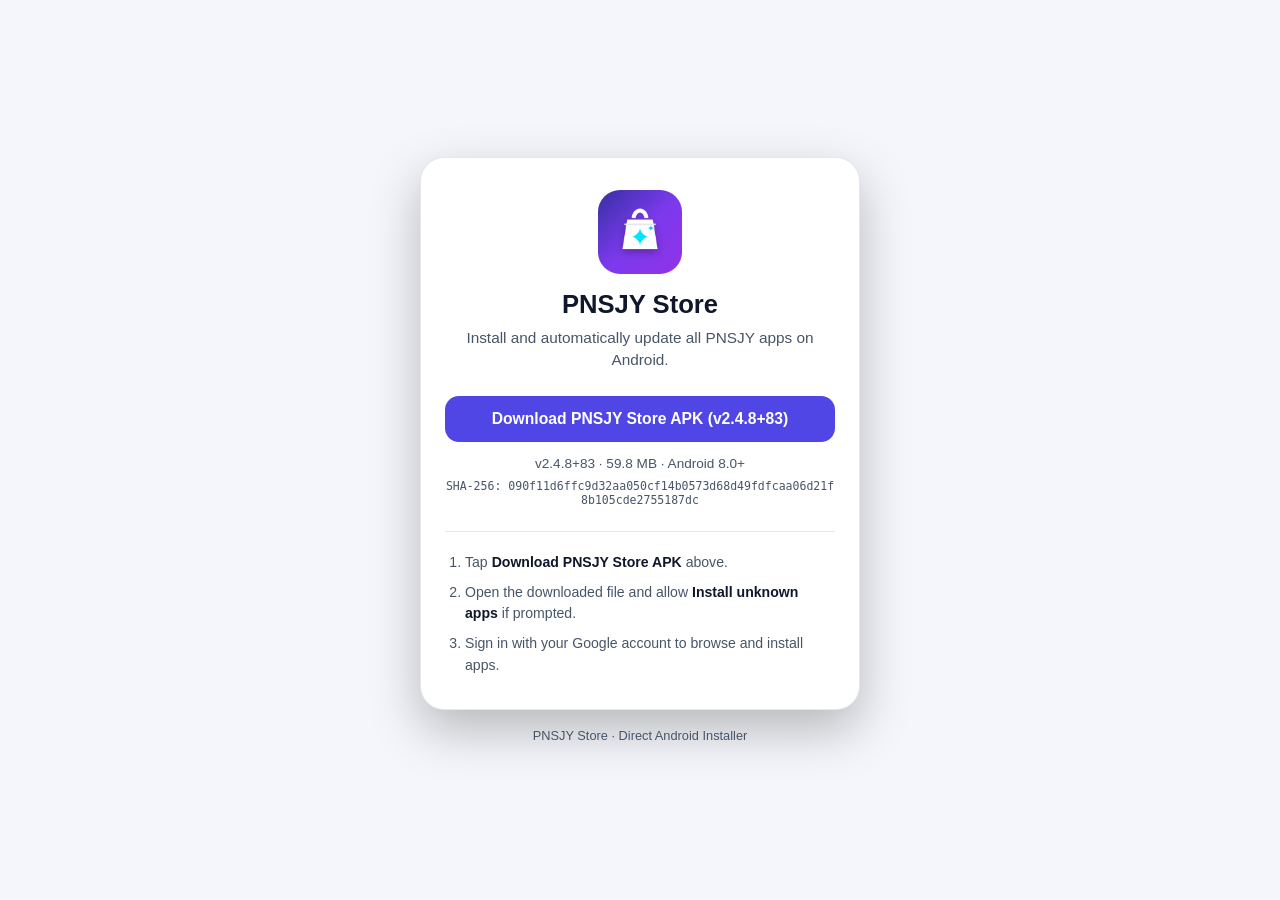
<file: index.html>
<!doctype html>
<html lang="en">
<head>
<meta charset="utf-8">
<meta name="viewport" content="width=device-width, initial-scale=1">
<meta http-equiv="Content-Security-Policy" content="default-src 'self'; script-src 'self'; style-src 'self'; img-src 'self' data:; connect-src 'self'; object-src 'none'; base-uri 'self'; form-action 'self'">
<title>PNSJY Store — Download Android App</title>
<meta name="description" content="Download the PNSJY Store Android app to install and update PNSJY apps.">
<link rel="icon" type="image/png" href="assets/brand/pnsjy-mark.png">
<link rel="apple-touch-icon" href="assets/icons/apple-touch-icon.png">
<meta name="theme-color" content="#0a0e1a">
<link rel="stylesheet" href="style.css?v=6">
</head>
<body>
<main class="page">
  <section class="card" aria-label="Download PNSJY Store">
    <img id="store-icon" class="app-icon" src="assets/icons/store.png" alt="PNSJY Store icon" width="84" height="84">
    <h1>PNSJY Store</h1>
    <p class="subtitle">Install and automatically update all PNSJY apps on Android.</p>

    <a id="download-btn" class="download-btn" href="https://github.com/jitendrajangidcodes-cloud/pnsjy-store-web/releases/download/store/pnsjy-store.apk" download>
      Download PNSJY Store APK
    </a>

    <div id="release-meta" class="meta">Loading latest version...</div>
    <div id="release-sha" class="sha" hidden></div>

    <ol class="steps">
      <li>Tap <strong>Download PNSJY Store APK</strong> above.</li>
      <li>Open the downloaded file and allow <strong>Install unknown apps</strong> if prompted.</li>
      <li>Sign in with your Google account to browse and install apps.</li>
    </ol>
  </section>
  <footer class="footer">PNSJY Store &middot; Direct Android Installer</footer>
</main>
<script src="store-download.js" defer></script>
</body>
</html>
</file>
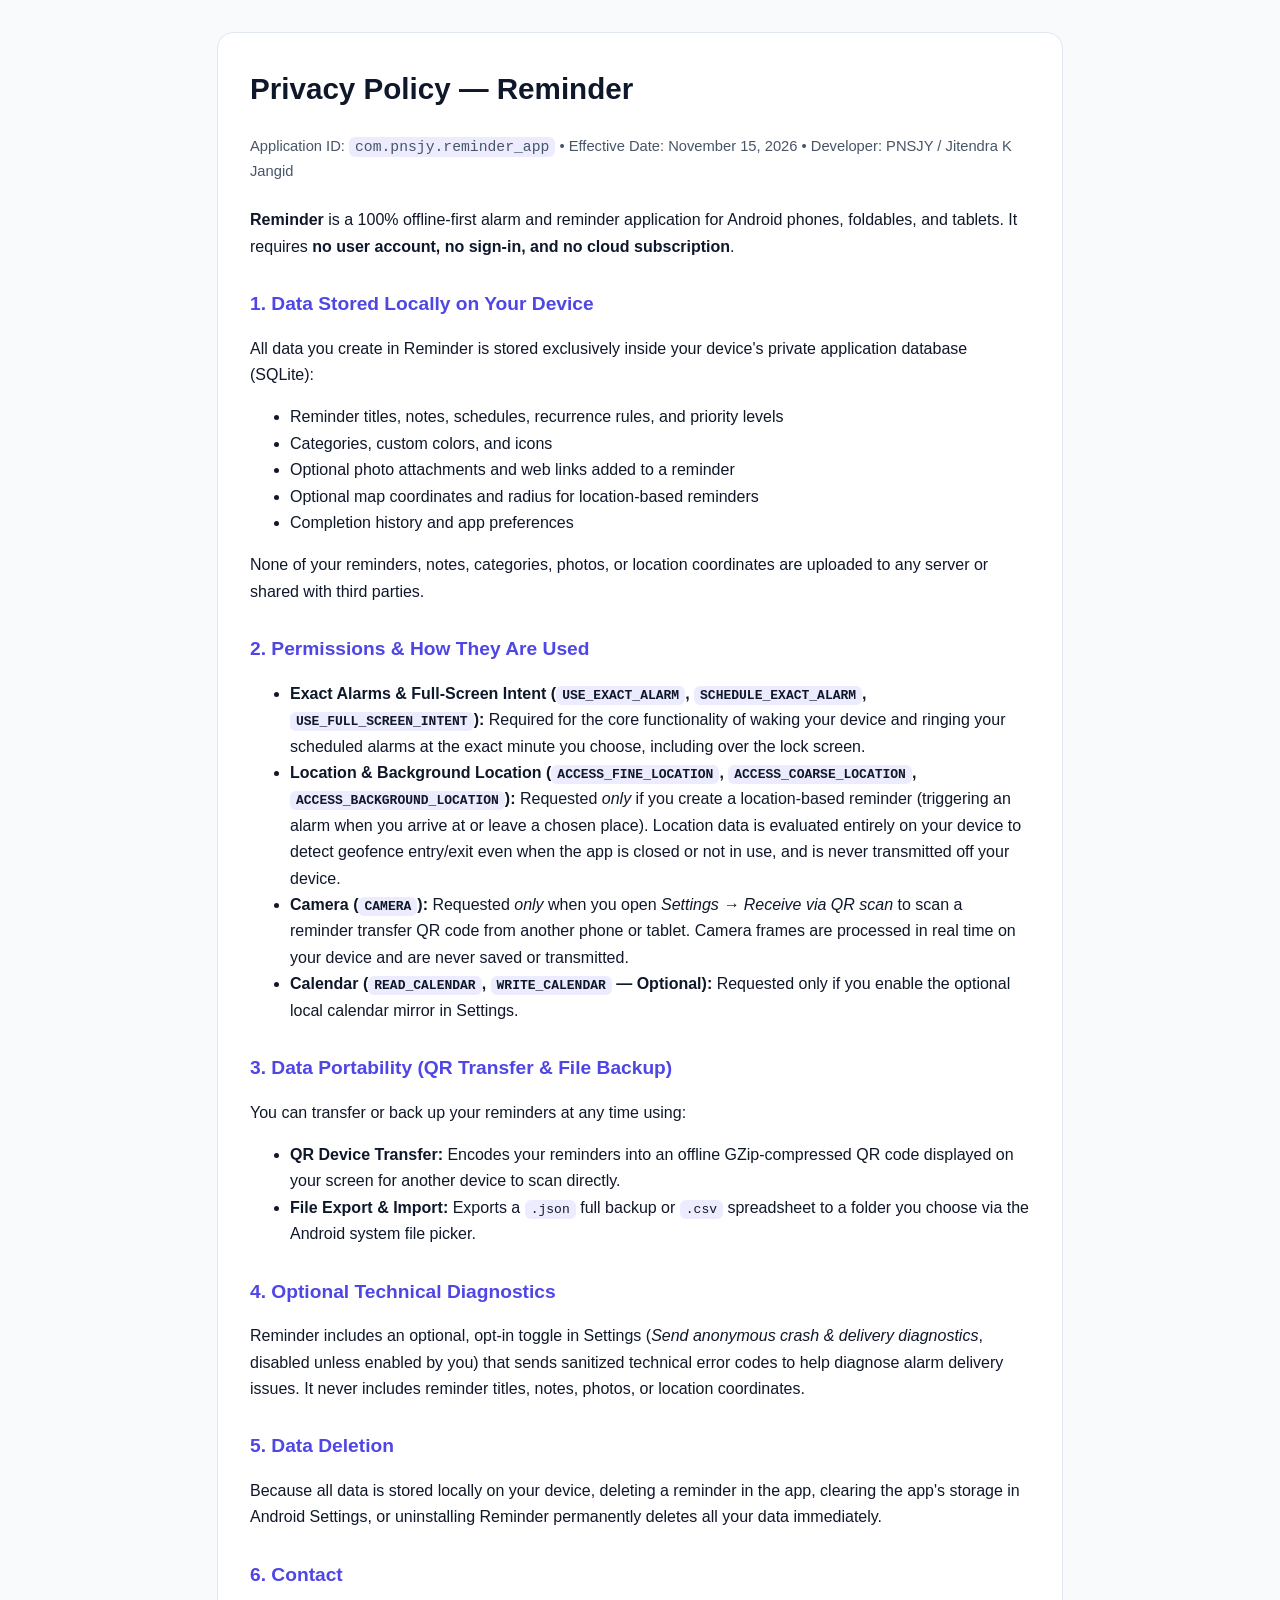
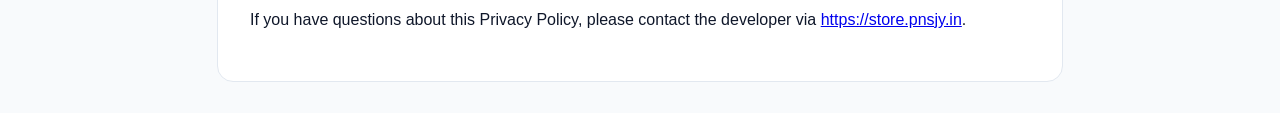
<file: privacy/reminder.html>
<!DOCTYPE html>
<html lang="en">
<head>
  <meta charset="utf-8" />
  <meta name="viewport" content="width=device-width, initial-scale=1" />
  <title>Privacy Policy — Reminder (com.pnsjy.reminder_app)</title>
  <style>
    :root {
      color-scheme: light dark;
      --bg: #f8fafc;
      --card: #ffffff;
      --text: #0f172a;
      --muted: #475569;
      --accent: #4f46e5;
      --border: #e2e8f0;
    }
    @media (prefers-color-scheme: dark) {
      :root {
        --bg: #0b0f19;
        --card: #111827;
        --text: #f1f5f9;
        --muted: #94a3b8;
        --accent: #818cf8;
        --border: #1e293b;
      }
    }
    body {
      margin: 0;
      font-family: -apple-system, BlinkMacSystemFont, "Segoe UI", Roboto, sans-serif;
      background: var(--bg);
      color: var(--text);
      line-height: 1.65;
      padding: 32px 16px;
    }
    main {
      max-width: 780px;
      margin: 0 auto;
      background: var(--card);
      border: 1px solid var(--border);
      border-radius: 16px;
      padding: 32px;
    }
    h1 { margin-top: 0; font-size: 1.85rem; }
    h2 { margin-top: 1.75rem; font-size: 1.2rem; color: var(--accent); }
    p, li { color: var(--text); }
    .meta { color: var(--muted); font-size: 0.92rem; margin-bottom: 24px; }
    code { background: rgba(99, 102, 241, 0.12); padding: 2px 6px; border-radius: 6px; }
  </style>
</head>
<body>
  <main>
    <h1>Privacy Policy — Reminder</h1>
    <p class="meta">
      Application ID: <code>com.pnsjy.reminder_app</code> &bull; Effective Date: November 15, 2026 &bull; Developer: PNSJY / Jitendra K Jangid
    </p>

    <p>
      <strong>Reminder</strong> is a 100% offline-first alarm and reminder application for Android phones, foldables, and tablets.
      It requires <strong>no user account, no sign-in, and no cloud subscription</strong>.
    </p>

    <h2>1. Data Stored Locally on Your Device</h2>
    <p>
      All data you create in Reminder is stored exclusively inside your device's private application database (SQLite):
    </p>
    <ul>
      <li>Reminder titles, notes, schedules, recurrence rules, and priority levels</li>
      <li>Categories, custom colors, and icons</li>
      <li>Optional photo attachments and web links added to a reminder</li>
      <li>Optional map coordinates and radius for location-based reminders</li>
      <li>Completion history and app preferences</li>
    </ul>
    <p>
      None of your reminders, notes, categories, photos, or location coordinates are uploaded to any server or shared with third parties.
    </p>

    <h2>2. Permissions &amp; How They Are Used</h2>
    <ul>
      <li>
        <strong>Exact Alarms &amp; Full-Screen Intent (<code>USE_EXACT_ALARM</code>, <code>SCHEDULE_EXACT_ALARM</code>, <code>USE_FULL_SCREEN_INTENT</code>):</strong>
        Required for the core functionality of waking your device and ringing your scheduled alarms at the exact minute you choose, including over the lock screen.
      </li>
      <li>
        <strong>Location &amp; Background Location (<code>ACCESS_FINE_LOCATION</code>, <code>ACCESS_COARSE_LOCATION</code>, <code>ACCESS_BACKGROUND_LOCATION</code>):</strong>
        Requested <em>only</em> if you create a location-based reminder (triggering an alarm when you arrive at or leave a chosen place).
        Location data is evaluated entirely on your device to detect geofence entry/exit even when the app is closed or not in use, and is never transmitted off your device.
      </li>
      <li>
        <strong>Camera (<code>CAMERA</code>):</strong>
        Requested <em>only</em> when you open <em>Settings &rarr; Receive via QR scan</em> to scan a reminder transfer QR code from another phone or tablet. Camera frames are processed in real time on your device and are never saved or transmitted.
      </li>
      <li>
        <strong>Calendar (<code>READ_CALENDAR</code>, <code>WRITE_CALENDAR</code> — Optional):</strong>
        Requested only if you enable the optional local calendar mirror in Settings.
      </li>
    </ul>

    <h2>3. Data Portability (QR Transfer &amp; File Backup)</h2>
    <p>
      You can transfer or back up your reminders at any time using:
    </p>
    <ul>
      <li><strong>QR Device Transfer:</strong> Encodes your reminders into an offline GZip-compressed QR code displayed on your screen for another device to scan directly.</li>
      <li><strong>File Export &amp; Import:</strong> Exports a <code>.json</code> full backup or <code>.csv</code> spreadsheet to a folder you choose via the Android system file picker.</li>
    </ul>

    <h2>4. Optional Technical Diagnostics</h2>
    <p>
      Reminder includes an optional, opt-in toggle in Settings (<em>Send anonymous crash &amp; delivery diagnostics</em>, disabled unless enabled by you) that sends sanitized technical error codes to help diagnose alarm delivery issues. It never includes reminder titles, notes, photos, or location coordinates.
    </p>

    <h2>5. Data Deletion</h2>
    <p>
      Because all data is stored locally on your device, deleting a reminder in the app, clearing the app's storage in Android Settings, or uninstalling Reminder permanently deletes all your data immediately.
    </p>

    <h2>6. Contact</h2>
    <p>
      If you have questions about this Privacy Policy, please contact the developer via <a href="https://store.pnsjy.in">https://store.pnsjy.in</a>.
    </p>
  </main>
</body>
</html>
</file>
<file: style.css>
:root {
  color-scheme: dark;
  --bg: #0a0e1a;
  --card: #121829;
  --border: rgba(255, 255, 255, 0.1);
  --text: #f3f6fc;
  --muted: #9aa7bd;
  --accent: #4f46e5;
  --accent-hover: #6366f1;
}

@media (prefers-color-scheme: light) {
  :root {
    color-scheme: light;
    --bg: #f4f6fb;
    --card: #ffffff;
    --border: rgba(15, 23, 42, 0.1);
    --text: #0f172a;
    --muted: #475569;
  }
}

* {
  box-sizing: border-box;
}

body {
  margin: 0;
  min-height: 100vh;
  font-family: -apple-system, BlinkMacSystemFont, "Segoe UI", Roboto, sans-serif;
  background: var(--bg);
  color: var(--text);
  display: flex;
  align-items: center;
  justify-content: center;
  padding: 24px 16px;
}

.page {
  width: 100%;
  max-width: 440px;
  text-align: center;
}

.card {
  background: var(--card);
  border: 1px solid var(--border);
  border-radius: 24px;
  padding: 32px 24px;
  box-shadow: 0 20px 50px rgba(0, 0, 0, 0.25);
}

.app-icon {
  border-radius: 22px;
  display: block;
  margin: 0 auto 16px;
}

h1 {
  margin: 0 0 8px;
  font-size: 1.6rem;
  font-weight: 800;
}

.subtitle {
  margin: 0 0 24px;
  color: var(--muted);
  font-size: 0.96rem;
  line-height: 1.45;
}

.download-btn {
  display: inline-block;
  width: 100%;
  padding: 14px 20px;
  border-radius: 14px;
  background: var(--accent);
  color: #ffffff;
  font-weight: 700;
  font-size: 0.98rem;
  text-decoration: none;
  transition: background 0.15s ease;
}

.download-btn:hover {
  background: var(--accent-hover);
}

.meta {
  margin-top: 14px;
  font-size: 0.85rem;
  color: var(--muted);
}

.sha {
  margin-top: 8px;
  font-family: ui-monospace, SFMono-Regular, Menlo, monospace;
  font-size: 0.72rem;
  color: var(--muted);
  word-break: break-all;
}

.steps {
  margin: 24px 0 0;
  padding: 20px 0 0 20px;
  border-top: 1px solid var(--border);
  text-align: left;
  color: var(--muted);
  font-size: 0.88rem;
  line-height: 1.55;
}

.steps li + li {
  margin-top: 8px;
}

.steps strong {
  color: var(--text);
}

.footer {
  margin-top: 18px;
  font-size: 0.8rem;
  color: var(--muted);
}
</file>
